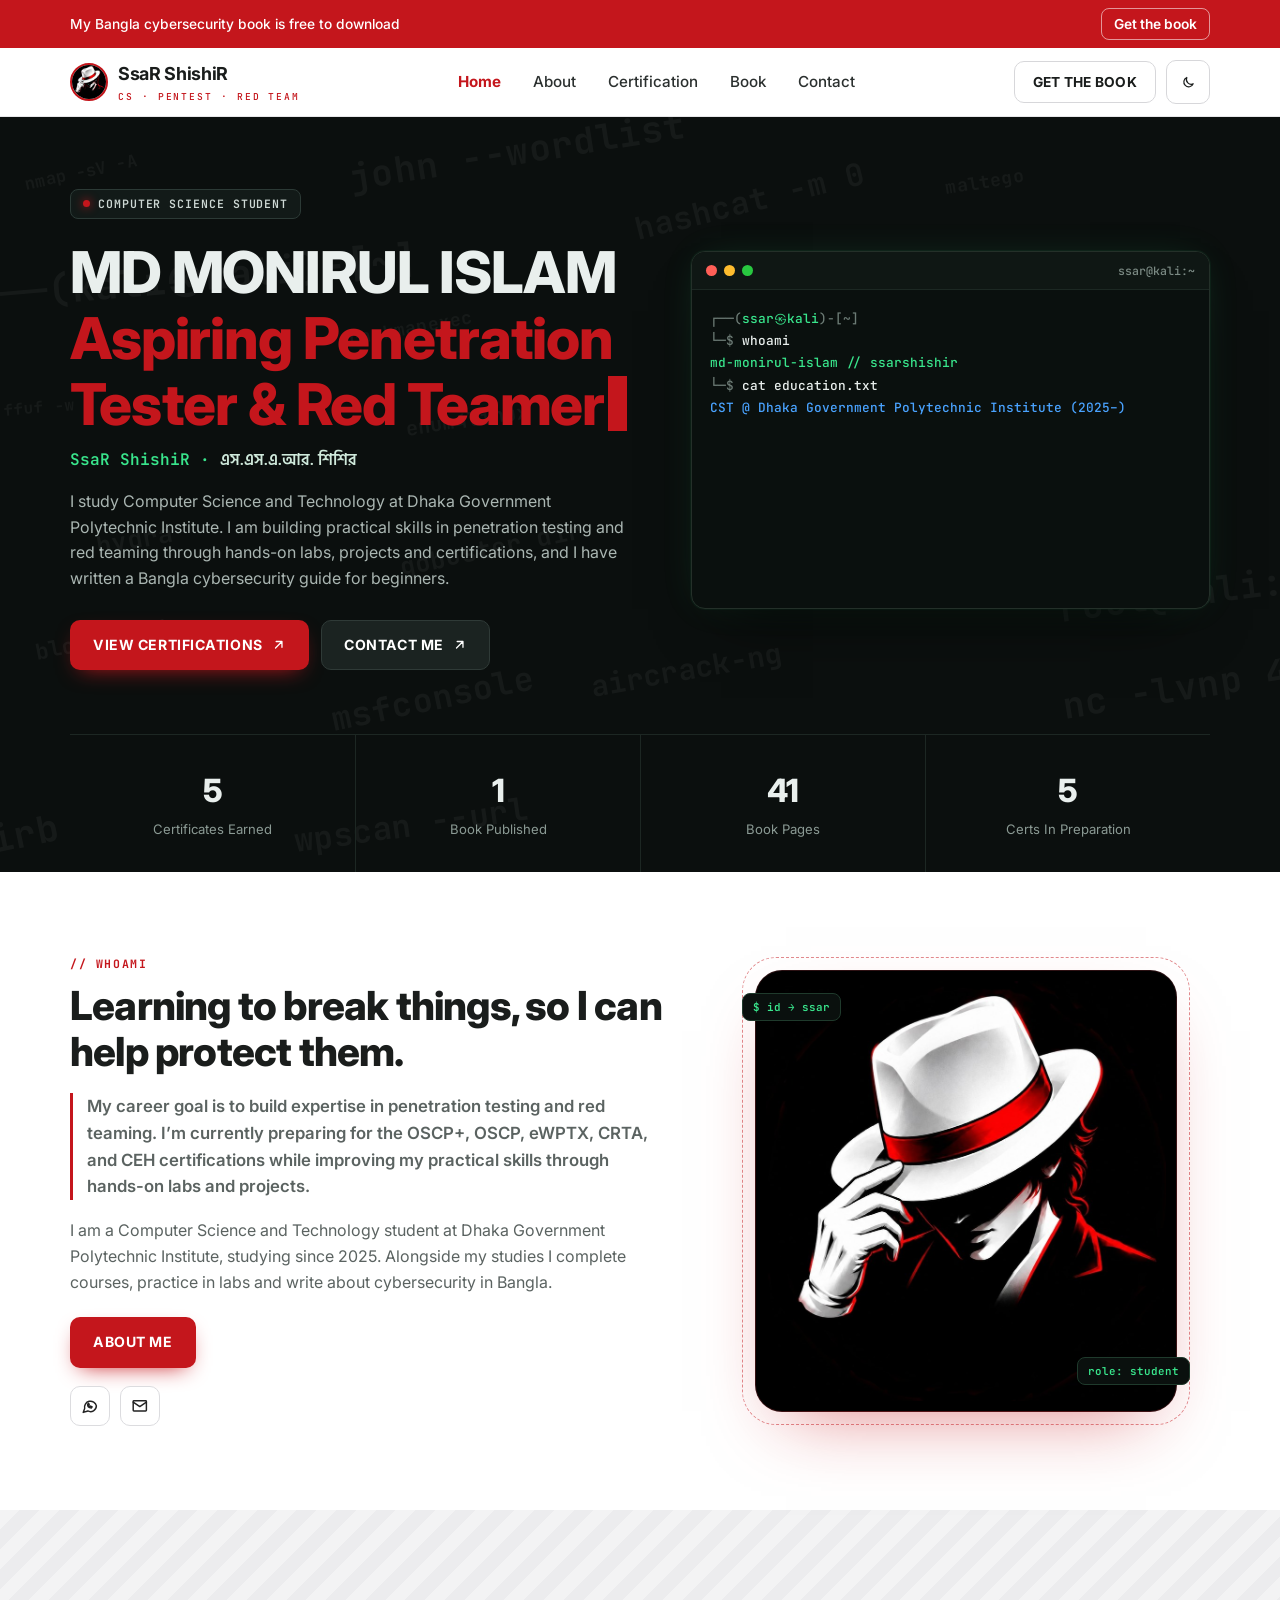
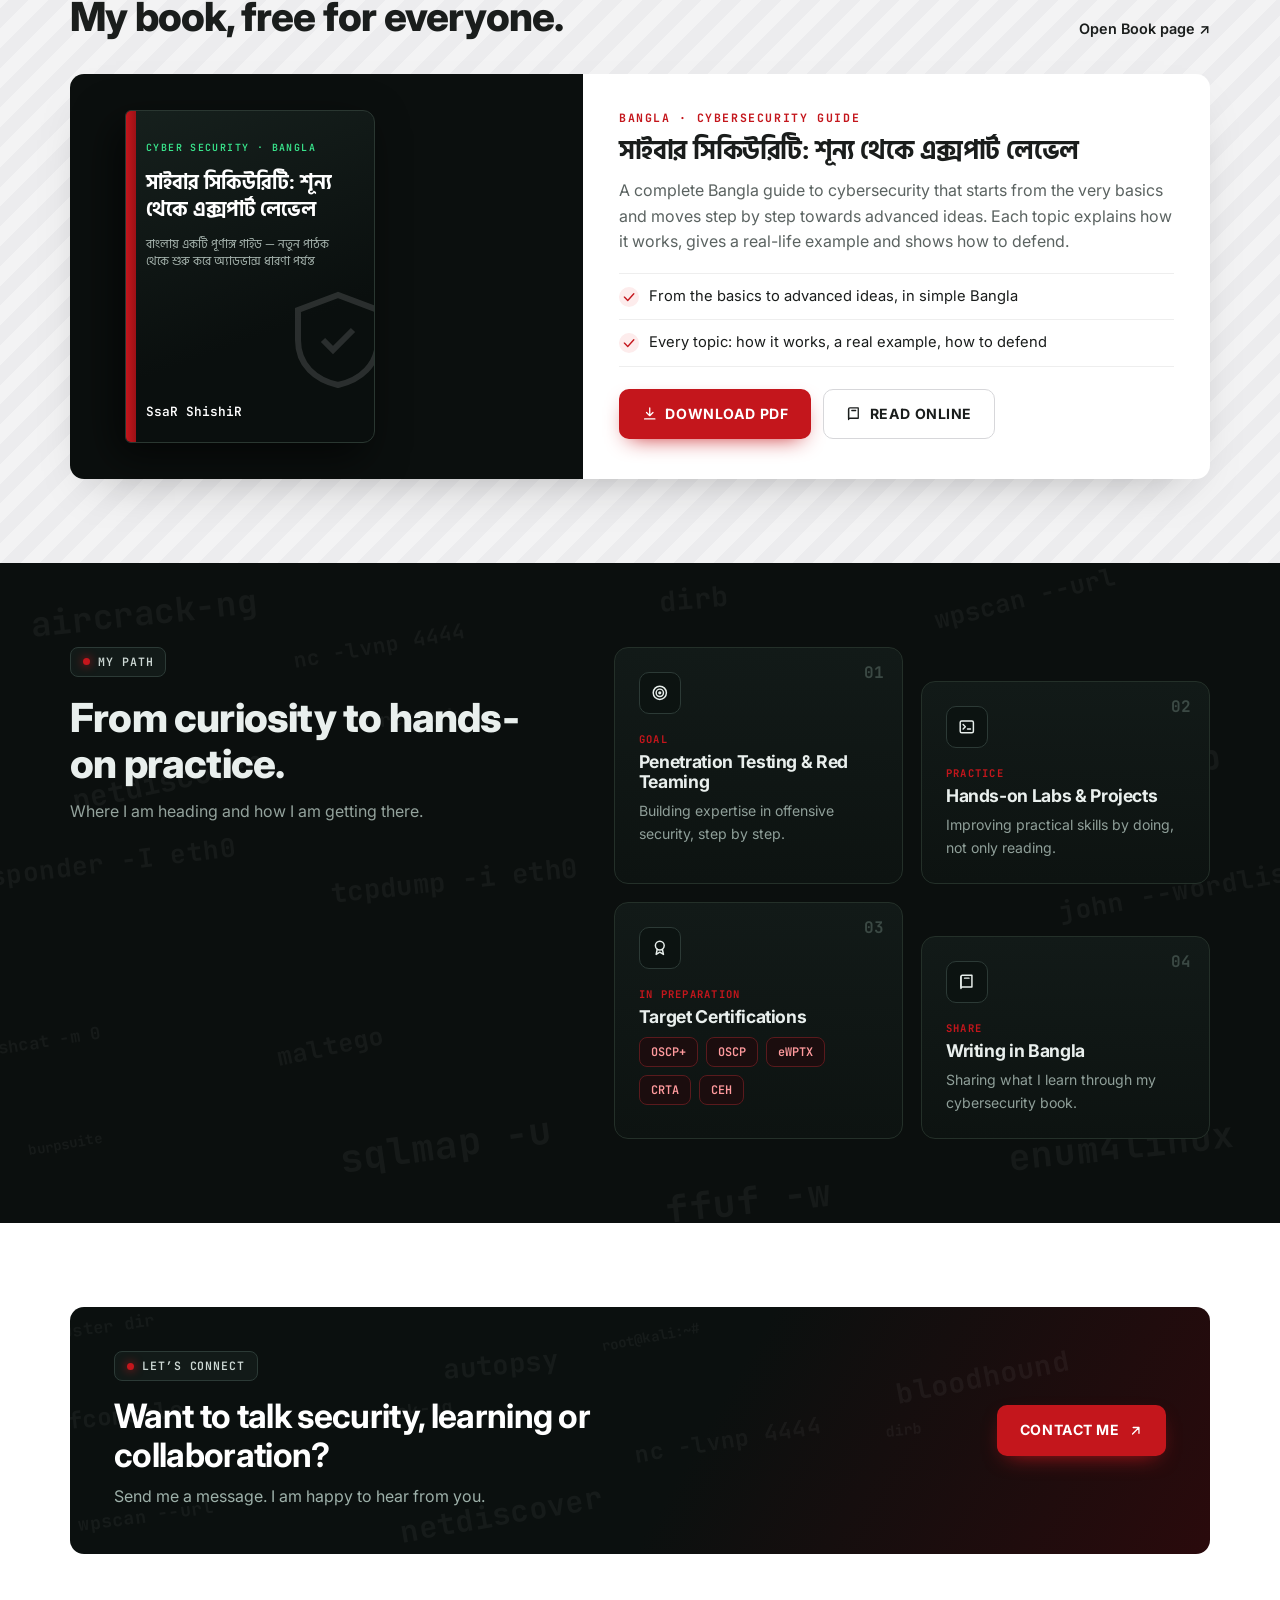
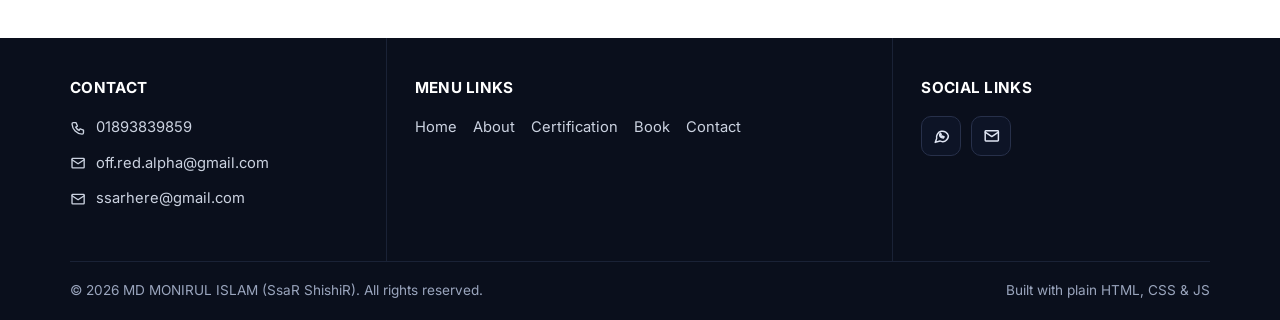
<file: index.html>
<!doctype html>
<html lang="en">
<head>
<meta charset="utf-8">
<meta name="viewport" content="width=device-width, initial-scale=1">
<title>MD MONIRUL ISLAM (SsaR ShishiR) | Computer Science Student & Aspiring Penetration Tester</title>
<meta name="description" content="Computer Science and Technology student working towards penetration testing and red teaming. Certificates and a free Bangla cybersecurity book.">
<meta property="og:title" content="MD MONIRUL ISLAM (SsaR ShishiR) | Computer Science Student & Aspiring Penetration Tester">
<meta property="og:description" content="Computer Science and Technology student working towards penetration testing and red teaming. Certificates and a free Bangla cybersecurity book.">
<meta property="og:type" content="website">
<meta property="og:image" content="assets/img/profile.jpg">
<script>try{var t=localStorage.getItem("theme");if(!t&&window.matchMedia&&matchMedia("(prefers-color-scheme: dark)").matches)t="dark";if(t)document.documentElement.setAttribute("data-theme",t)}catch(e){}</script>
<meta name="theme-color" content="#0b0f0e">
<link rel="icon" href="assets/img/favicon.svg" type="image/svg+xml">
<link rel="preconnect" href="https://fonts.googleapis.com">
<link rel="preconnect" href="https://fonts.gstatic.com" crossorigin>
<link href="https://fonts.googleapis.com/css2?family=Hind+Siliguri:wght@400;500;600;700&family=Inter:wght@400;500;600;700;800&family=JetBrains+Mono:wght@500;600;700&display=swap" rel="stylesheet">
<link rel="stylesheet" href="assets/css/style.css">
</head>
<body data-page="home">
<a class="skip" href="#main">Skip to content</a>
<div id="announce"></div>
<header id="nav"></header>
<main id="main">

<section class="dark hero" aria-labelledby="h1">
  <div data-wm="22"></div>
  <div class="container">
    <div class="hero-grid">
      <div>
        <span class="pill"><i></i> Computer Science Student</span>
        <h1 id="h1"><span data-fill="name"></span><br><span style="color:var(--red)" data-fill="headline"></span><span class="cur" aria-hidden="true"></span></h1>
        <p class="alias"><span data-fill="alias"></span> · <span class="bn" data-fill="aliasBn"></span></p>
        <p class="lead" data-fill="intro"></p>
        <div class="btns">
          <a class="btn btn-red" href="certification.html">View Certifications <svg class="icon" viewBox="0 0 24 24" aria-hidden="true"><path d="M7 17 17 7M8 7h9v9"/></svg></a>
          <a class="btn btn-dark" href="contact.html">Contact Me <svg class="icon" viewBox="0 0 24 24" aria-hidden="true"><path d="M7 17 17 7M8 7h9v9"/></svg></a>
        </div>
      </div>
      <div class="term" role="img" aria-label="Terminal summary: student at Dhaka Government Polytechnic Institute, aiming for penetration testing and red teaming">
        <div class="term-bar"><i></i><i></i><i></i><span>ssar@kali:~</span></div>
        <pre id="term-out" aria-hidden="true"></pre>
      </div>
    </div>
    <div class="stats" id="stats"></div>
  </div>
</section>

<section aria-labelledby="abt">
  <div class="container about-grid">
    <div class="rv">
      <span class="eyebrow">// whoami</span>
      <h2 class="h2" id="abt" style="margin-bottom:18px">Learning to break things, so I can help protect them.</h2>
      <p class="quote" data-fill="careerGoal"></p>
      <p>I am a Computer Science and Technology student at Dhaka Government Polytechnic Institute, studying since 2025. Alongside my studies I complete courses, practice in labs and write about cybersecurity in Bangla.</p>
      <div class="btns" style="margin:22px 0 18px"><a class="btn btn-red" href="about.html">About Me</a></div>
      <div data-socials></div>
    </div>
    <div class="frame rv">
      <img src="assets/img/profile.jpg" alt="Profile picture of SsaR ShishiR: an illustration of a person in a white hat and red band, face hidden in shadow" width="420" height="420">
      <span class="tag t1">$ id → ssar</span><span class="tag t2">role: student</span>
    </div>
  </div>
</section>

<section class="stripe" aria-labelledby="bk">
  <div class="container">
    <div style="display:flex;justify-content:space-between;align-items:end;gap:16px;flex-wrap:wrap">
      <h2 class="h2" id="bk">My book, free for everyone.</h2>
      <a href="book.html" style="font-weight:600;font-size:.9rem;text-decoration:none">Open Book page ↗</a>
    </div>
    <div class="feature rv">
      <div class="cover-pane"><div data-wm="8"></div><div data-cover style="position:relative"></div></div>
      <div class="body">
        <span class="eyebrow">Bangla · Cybersecurity guide</span>
        <h3 class="bn" data-book="title"></h3>
        <p style="color:var(--muted);margin:0" data-book="description"></p>
        <ul class="checks">
          <li><span class="ck"><svg class="icon" viewBox="0 0 24 24"><path d="m5 12 5 5 9-10"/></svg></span>From the basics to advanced ideas, in simple Bangla</li>
          <li><span class="ck"><svg class="icon" viewBox="0 0 24 24"><path d="m5 12 5 5 9-10"/></svg></span>Every topic: how it works, a real example, how to defend</li>
        </ul>
        <div class="btns" data-bookbtns></div>
      </div>
    </div>
  </div>
</section>

<section class="dark" aria-labelledby="path">
  <div data-wm="20"></div>
  <div class="container why">
    <div class="rv">
      <span class="pill"><i></i> My path</span>
      <h2 class="h2" id="path" style="margin:18px 0 12px">From curiosity to hands-on practice.</h2>
      <p class="sub">Where I am heading and how I am getting there.</p>
    </div>
    <div class="cards2">
      <div class="nc rv"><span class="no">01</span><div class="ic"><svg class="icon" viewBox="0 0 24 24"><circle cx="12" cy="12" r="9"/><circle cx="12" cy="12" r="5"/><circle cx="12" cy="12" r="1.2"/></svg></div><small>Goal</small><h3>Penetration Testing &amp; Red Teaming</h3><p>Building expertise in offensive security, step by step.</p></div>
      <div class="nc rv"><span class="no">02</span><div class="ic"><svg class="icon" viewBox="0 0 24 24"><rect x="3" y="4" width="18" height="16" rx="2"/><path d="m7 9 3 3-3 3M13 15h4"/></svg></div><small>Practice</small><h3>Hands-on Labs &amp; Projects</h3><p>Improving practical skills by doing, not only reading.</p></div>
      <div class="nc rv"><span class="no">03</span><div class="ic"><svg class="icon" viewBox="0 0 24 24"><circle cx="12" cy="9" r="6"/><path d="m8.5 14-1.5 7 5-3 5 3-1.5-7"/></svg></div><small>In preparation</small><h3>Target Certifications</h3><div class="chips" data-chips="targetCerts" data-chipclass="red"></div></div>
      <div class="nc rv"><span class="no">04</span><div class="ic"><svg class="icon" viewBox="0 0 24 24"><path d="M4 5a2 2 0 0 1 2-2h13v16H6a2 2 0 0 0-2 2z"/><path d="M4 19V5M9 7h6"/></svg></div><small>Share</small><h3>Writing in Bangla</h3><p>Sharing what I learn through my cybersecurity book.</p></div>
    </div>
  </div>
</section>

<section aria-labelledby="cta">
  <div class="container">
    <div class="cta rv">
      <div data-wm="10"></div>
      <div><span class="pill"><i></i> Let’s connect</span>
      <h2 id="cta" style="margin-top:16px">Want to talk security, learning or collaboration?</h2>
      <p>Send me a message. I am happy to hear from you.</p></div>
      <a class="btn btn-red" href="contact.html">Contact Me <svg class="icon" viewBox="0 0 24 24" aria-hidden="true"><path d="M7 17 17 7M8 7h9v9"/></svg></a>
    </div>
  </div>
</section>
</main>
<footer id="footer"></footer>
<script src="assets/js/data.js"></script>
<script src="assets/js/main.js"></script>
</body>
</html>
</file>
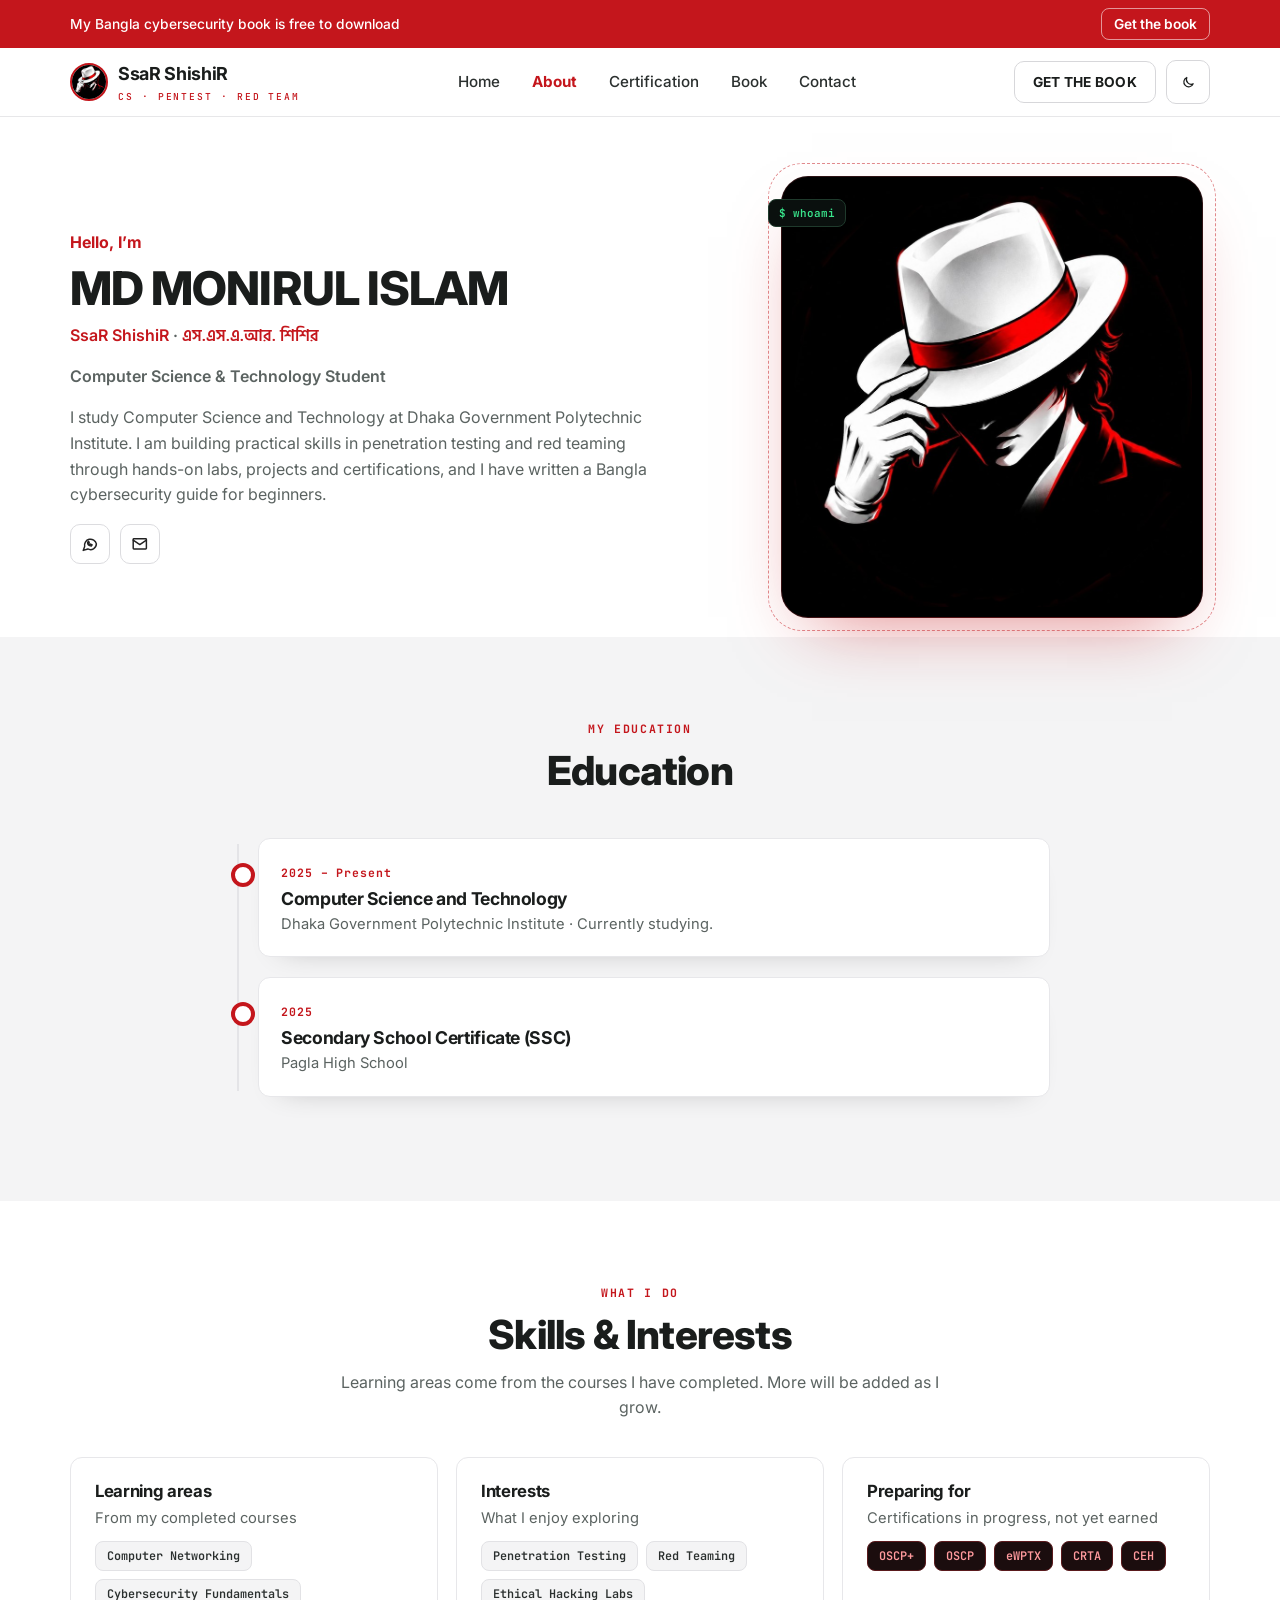
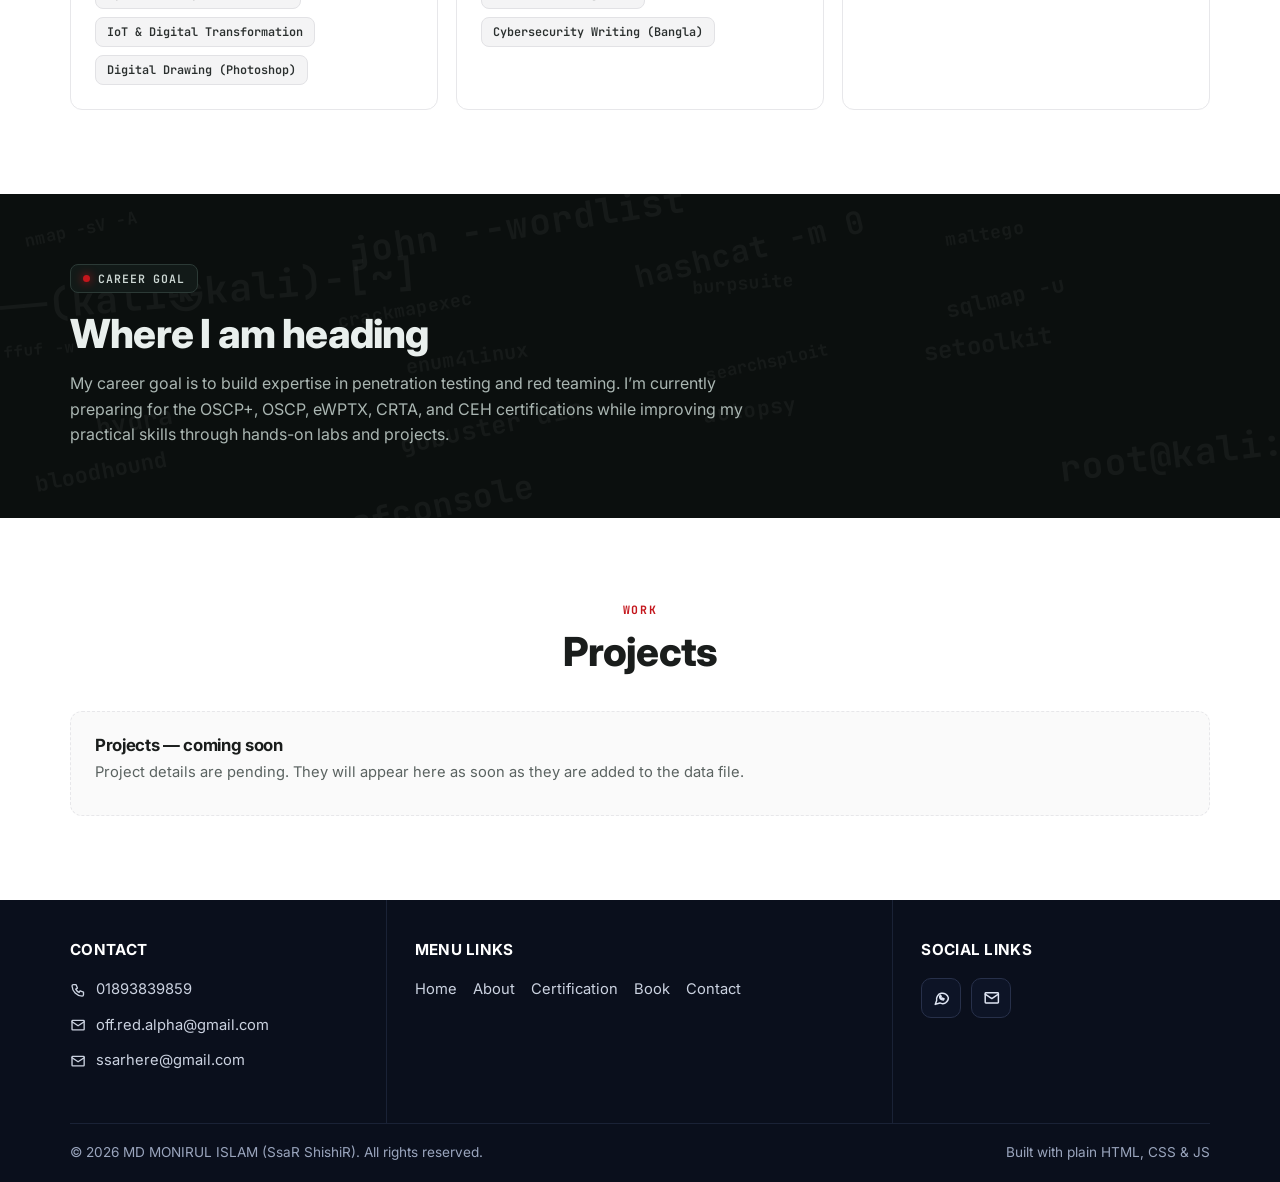
<file: about.html>
<!doctype html>
<html lang="en">
<head>
<meta charset="utf-8">
<meta name="viewport" content="width=device-width, initial-scale=1">
<title>About | MD MONIRUL ISLAM (SsaR ShishiR)</title>
<meta name="description" content="Education, interests, learning areas and career goals of MD Monirul Islam (SsaR ShishiR), a Computer Science and Technology student.">
<meta property="og:title" content="About | MD MONIRUL ISLAM (SsaR ShishiR)">
<meta property="og:description" content="Education, interests, learning areas and career goals of MD Monirul Islam (SsaR ShishiR), a Computer Science and Technology student.">
<meta property="og:type" content="website">
<meta property="og:image" content="assets/img/profile.jpg">
<script>try{var t=localStorage.getItem("theme");if(!t&&window.matchMedia&&matchMedia("(prefers-color-scheme: dark)").matches)t="dark";if(t)document.documentElement.setAttribute("data-theme",t)}catch(e){}</script>
<meta name="theme-color" content="#0b0f0e">
<link rel="icon" href="assets/img/favicon.svg" type="image/svg+xml">
<link rel="preconnect" href="https://fonts.googleapis.com">
<link rel="preconnect" href="https://fonts.gstatic.com" crossorigin>
<link href="https://fonts.googleapis.com/css2?family=Hind+Siliguri:wght@400;500;600;700&family=Inter:wght@400;500;600;700;800&family=JetBrains+Mono:wght@500;600;700&display=swap" rel="stylesheet">
<link rel="stylesheet" href="assets/css/style.css">
</head>
<body data-page="about">
<a class="skip" href="#main">Skip to content</a>
<div id="announce"></div>
<header id="nav"></header>
<main id="main">

<div class="container profile">
  <div class="rv">
    <p class="hello">Hello, I’m</p>
    <h1><span data-fill="name"></span></h1>
    <p class="role"><span data-fill="alias"></span> · <span class="bn" data-fill="aliasBn"></span></p>
    <p class="role">Computer Science &amp; Technology Student</p>
    <p data-fill="intro"></p>
    <div data-socials style="margin-top:16px"></div>
  </div>
  <div class="frame rv">
    <img src="assets/img/profile.jpg" alt="Profile picture of SsaR ShishiR: an illustration of a person in a white hat and red band" width="420" height="420">
    <span class="tag t1">$ whoami</span>
  </div>
</div>

<section class="graybg">
  <div class="container">
    <div class="center"><span class="eyebrow">My education</span><h2 class="h2">Education</h2></div>
    <div class="timeline" id="edu"></div>
  </div>
</section>

<section>
  <div class="container">
    <div class="center"><span class="eyebrow">What I do</span><h2 class="h2">Skills &amp; Interests</h2>
    <p class="sub">Learning areas come from the courses I have completed. More will be added as I grow.</p></div>
    <div class="grid3">
      <div class="info rv"><h3>Learning areas</h3><p>From my completed courses</p><div class="chips on-white" data-chips="learningAreas"></div></div>
      <div class="info rv"><h3>Interests</h3><p>What I enjoy exploring</p><div class="chips on-white" data-chips="interests"></div></div>
      <div class="info rv"><h3>Preparing for</h3><p>Certifications in progress, not yet earned</p><div class="chips" data-chips="targetCerts" data-chipclass="red"></div></div>
    </div>
  </div>
</section>

<section class="dark" style="padding:70px 0">
  <div data-wm="18"></div>
  <div class="container rv">
    <span class="pill"><i></i> Career goal</span>
    <h2 class="h2" style="margin:18px 0 14px">Where I am heading</h2>
    <p style="color:#aab6b2;max-width:70ch;margin:0" data-fill="careerGoal"></p>
  </div>
</section>

<section>
  <div class="container">
    <div class="center"><span class="eyebrow">Work</span><h2 class="h2">Projects</h2></div>
    <div class="grid3" id="projects" style="grid-template-columns:1fr"></div>
  </div>
</section>
</main>
<footer id="footer"></footer>
<script src="assets/js/data.js"></script>
<script src="assets/js/main.js"></script>
</body>
</html>
</file>
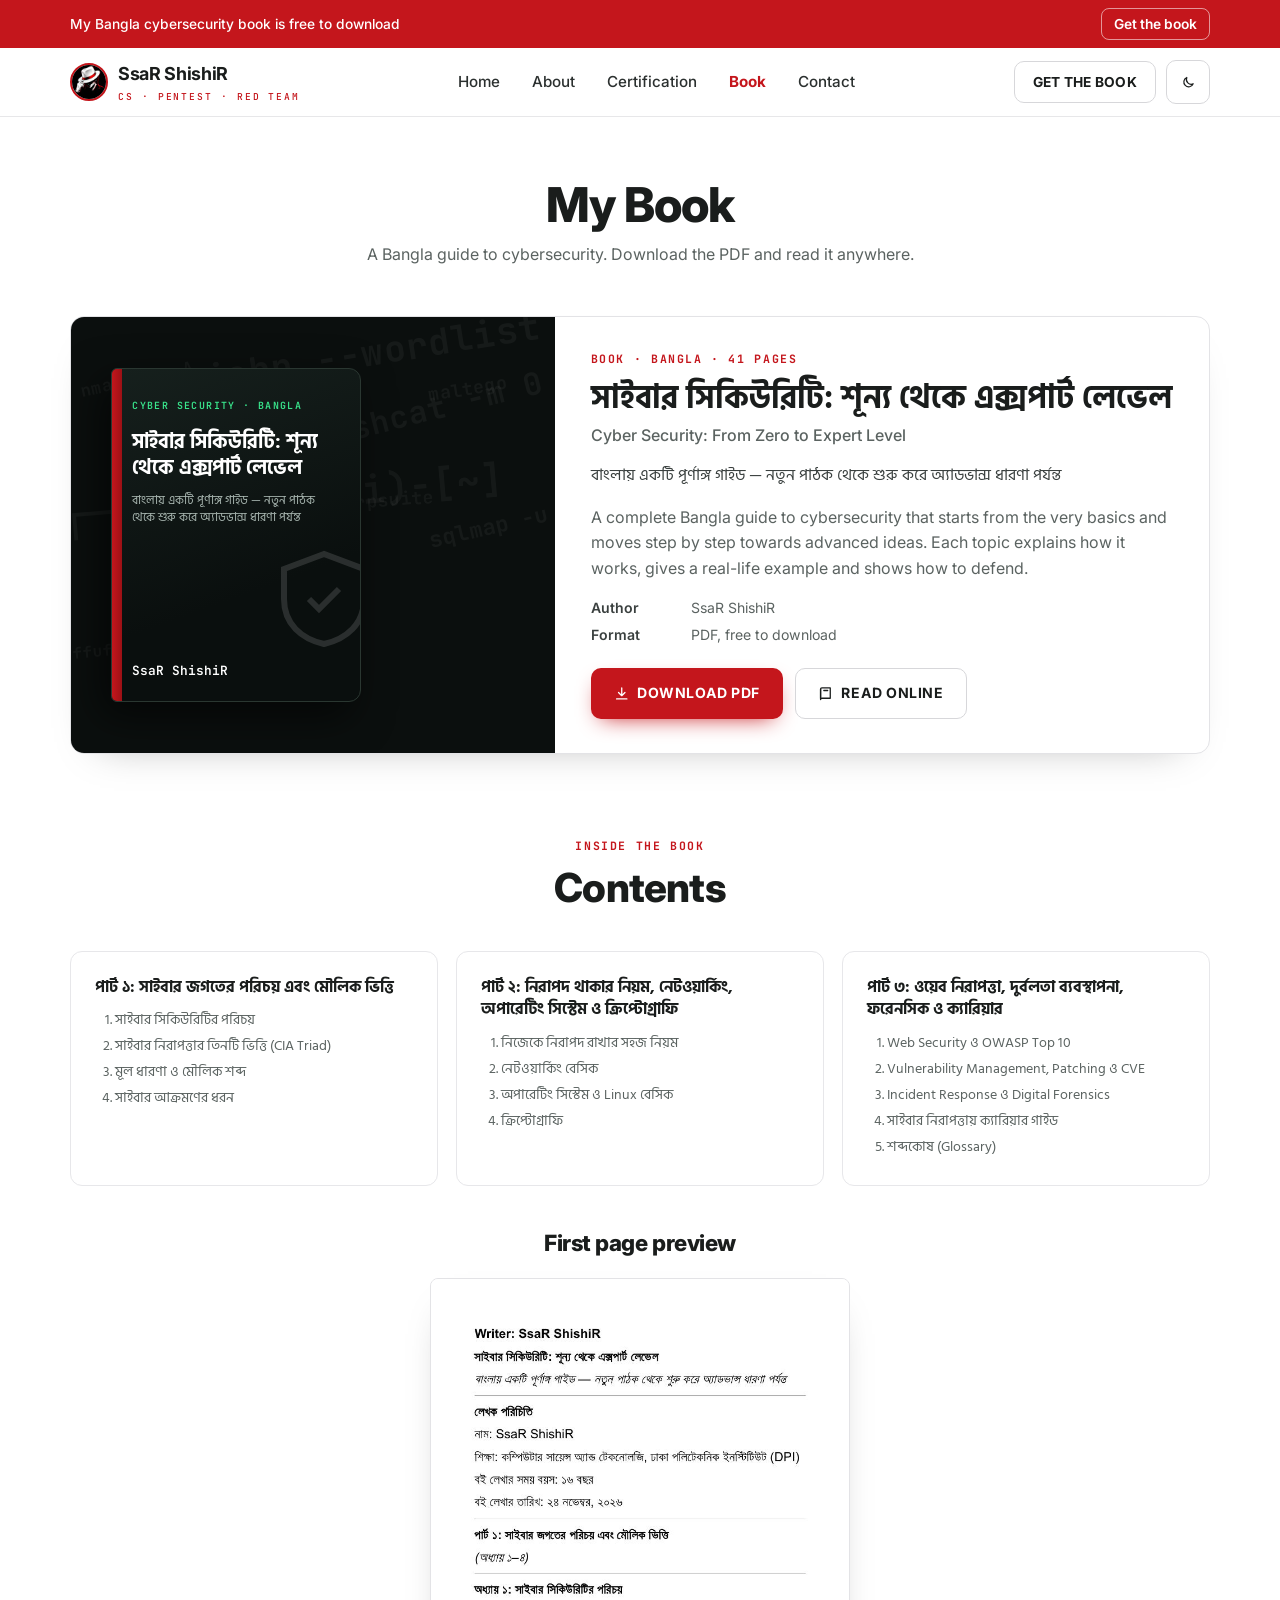
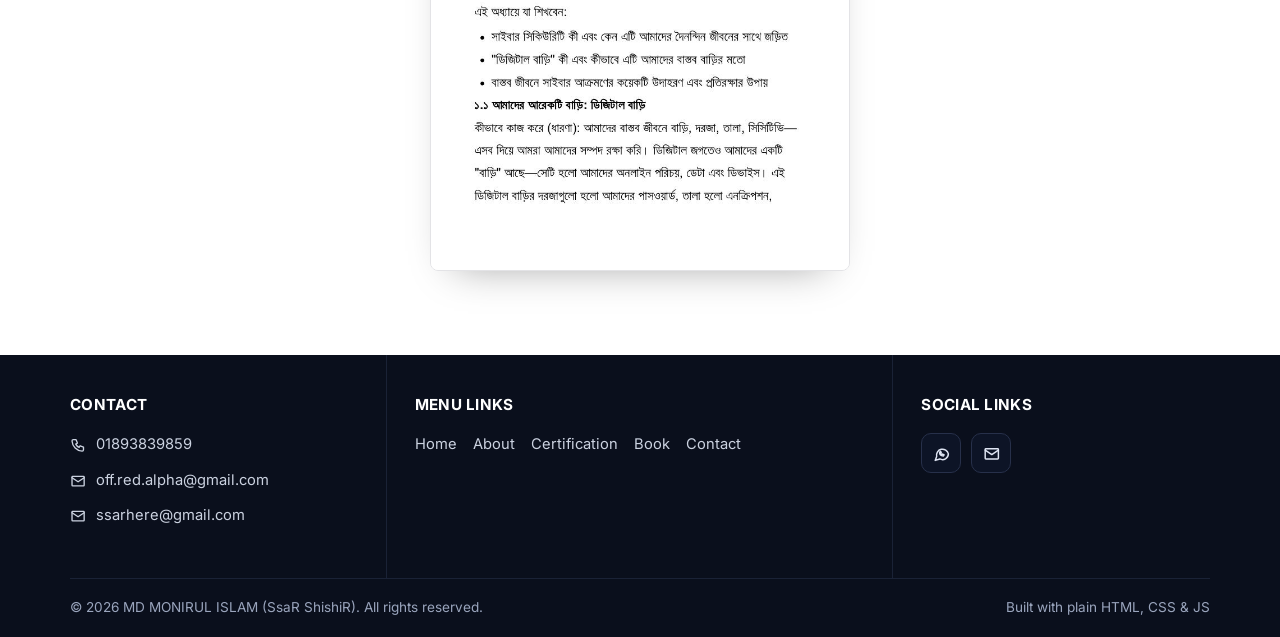
<file: book.html>
<!doctype html>
<html lang="en">
<head>
<meta charset="utf-8">
<meta name="viewport" content="width=device-width, initial-scale=1">
<title>Book | MD MONIRUL ISLAM (SsaR ShishiR)</title>
<meta name="description" content="Free Bangla cybersecurity book by SsaR ShishiR: from zero to expert level. Download the PDF or read it online.">
<meta property="og:title" content="Book | MD MONIRUL ISLAM (SsaR ShishiR)">
<meta property="og:description" content="Free Bangla cybersecurity book by SsaR ShishiR: from zero to expert level. Download the PDF or read it online.">
<meta property="og:type" content="website">
<meta property="og:image" content="assets/img/profile.jpg">
<script>try{var t=localStorage.getItem("theme");if(!t&&window.matchMedia&&matchMedia("(prefers-color-scheme: dark)").matches)t="dark";if(t)document.documentElement.setAttribute("data-theme",t)}catch(e){}</script>
<meta name="theme-color" content="#0b0f0e">
<link rel="icon" href="assets/img/favicon.svg" type="image/svg+xml">
<link rel="preconnect" href="https://fonts.googleapis.com">
<link rel="preconnect" href="https://fonts.gstatic.com" crossorigin>
<link href="https://fonts.googleapis.com/css2?family=Hind+Siliguri:wght@400;500;600;700&family=Inter:wght@400;500;600;700;800&family=JetBrains+Mono:wght@500;600;700&display=swap" rel="stylesheet">
<link rel="stylesheet" href="assets/css/style.css">
</head>
<body data-page="book">
<a class="skip" href="#main">Skip to content</a>
<div id="announce"></div>
<header id="nav"></header>
<main id="main">

<div class="container">
  <div class="phead"><h1>My Book</h1><p>A Bangla guide to cybersecurity. Download the PDF and read it anywhere.</p></div>
  <article class="bookcard rv">
    <div class="cover-pane"><div data-wm="10"></div><div data-cover style="position:relative"></div></div>
    <div class="body">
      <span class="eyebrow">Book · <span data-book="language"></span> · <span data-book="pages"></span> pages</span>
      <h2 data-book="title"></h2>
      <p class="en" data-book="titleEn"></p>
      <p class="sbt" data-book="subtitle"></p>
      <p style="color:var(--muted)" data-book="description"></p>
      <ul class="meta" style="margin:16px 0 22px">
        <li><b>Author</b><span data-book="author"></span></li>
        <li><b>Format</b><span>PDF, free to download</span></li>
      </ul>
      <div class="btns" data-bookbtns></div>
    </div>
  </article>
</div>
<section>
  <div class="container">
    <div class="center"><span class="eyebrow">Inside the book</span><h2 class="h2">Contents</h2></div>
    <div class="toc" id="toc"></div>
    <div class="pages rv">
      <h2 class="h2" style="font-size:1.4rem">First page preview</h2>
      <img src="assets/img/book-page1.jpg" alt="Preview of the first page of the book" loading="lazy" width="420" height="594">
    </div>
  </div>
</section>
</main>
<footer id="footer"></footer>
<script src="assets/js/data.js"></script>
<script src="assets/js/main.js"></script>
</body>
</html>
</file>
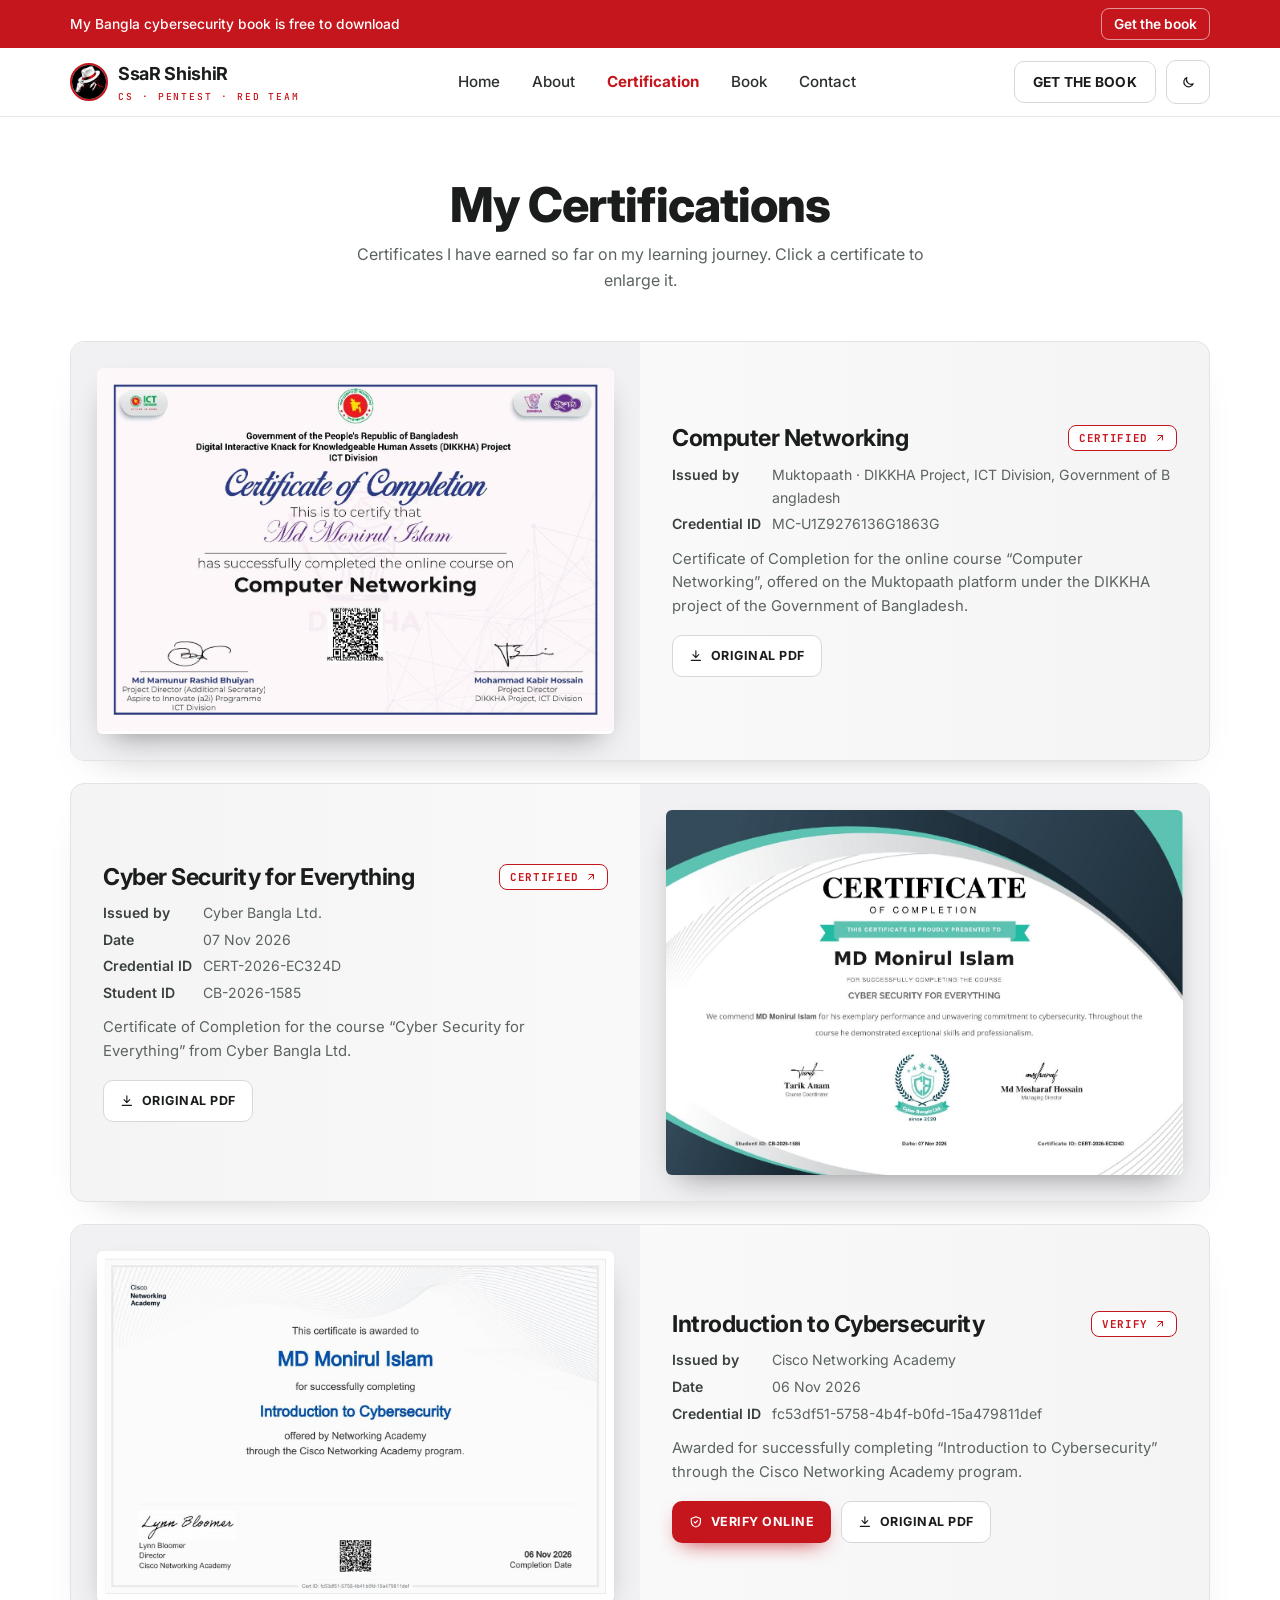
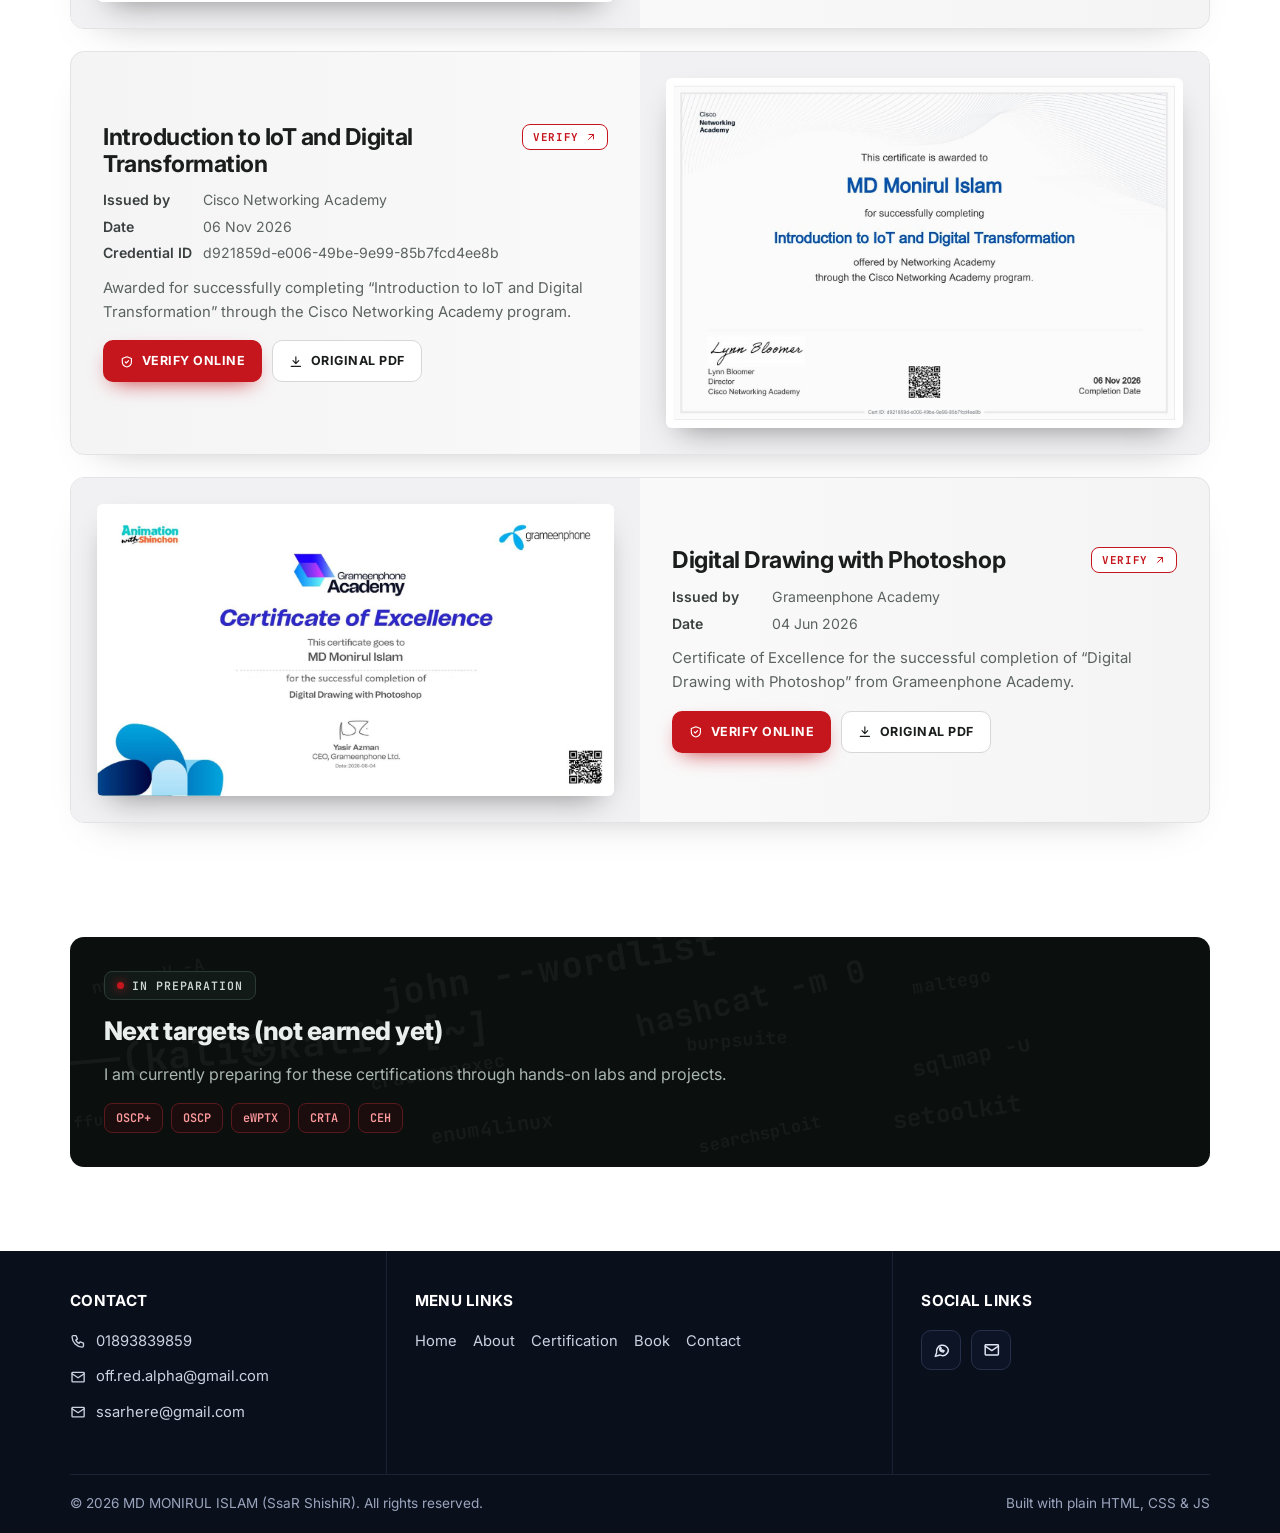
<file: certification.html>
<!doctype html>
<html lang="en">
<head>
<meta charset="utf-8">
<meta name="viewport" content="width=device-width, initial-scale=1">
<title>Certification | MD MONIRUL ISLAM (SsaR ShishiR)</title>
<meta name="description" content="Scanned certificates earned by MD Monirul Islam from Cisco Networking Academy, Cyber Bangla, Muktopaath and Grameenphone Academy.">
<meta property="og:title" content="Certification | MD MONIRUL ISLAM (SsaR ShishiR)">
<meta property="og:description" content="Scanned certificates earned by MD Monirul Islam from Cisco Networking Academy, Cyber Bangla, Muktopaath and Grameenphone Academy.">
<meta property="og:type" content="website">
<meta property="og:image" content="assets/img/profile.jpg">
<script>try{var t=localStorage.getItem("theme");if(!t&&window.matchMedia&&matchMedia("(prefers-color-scheme: dark)").matches)t="dark";if(t)document.documentElement.setAttribute("data-theme",t)}catch(e){}</script>
<meta name="theme-color" content="#0b0f0e">
<link rel="icon" href="assets/img/favicon.svg" type="image/svg+xml">
<link rel="preconnect" href="https://fonts.googleapis.com">
<link rel="preconnect" href="https://fonts.gstatic.com" crossorigin>
<link href="https://fonts.googleapis.com/css2?family=Hind+Siliguri:wght@400;500;600;700&family=Inter:wght@400;500;600;700;800&family=JetBrains+Mono:wght@500;600;700&display=swap" rel="stylesheet">
<link rel="stylesheet" href="assets/css/style.css">
</head>
<body data-page="certification">
<a class="skip" href="#main">Skip to content</a>
<div id="announce"></div>
<header id="nav"></header>
<main id="main">

<div class="container">
  <div class="phead"><h1>My Certifications</h1><p>Certificates I have earned so far on my learning journey. Click a certificate to enlarge it.</p></div>
  <div class="certlist" id="certlist"></div>
</div>
<section>
  <div class="container">
    <div class="goalbox rv">
      <div data-wm="12"></div>
      <span class="pill"><i></i> In preparation</span>
      <h2 class="h2" style="margin:16px 0 10px;font-size:1.6rem">Next targets (not earned yet)</h2>
      <p>I am currently preparing for these certifications through hands-on labs and projects.</p>
      <div class="chips" data-chips="targetCerts" data-chipclass="red"></div>
    </div>
  </div>
</section>
</main>
<footer id="footer"></footer>
<script src="assets/js/data.js"></script>
<script src="assets/js/main.js"></script>
</body>
</html>
</file>
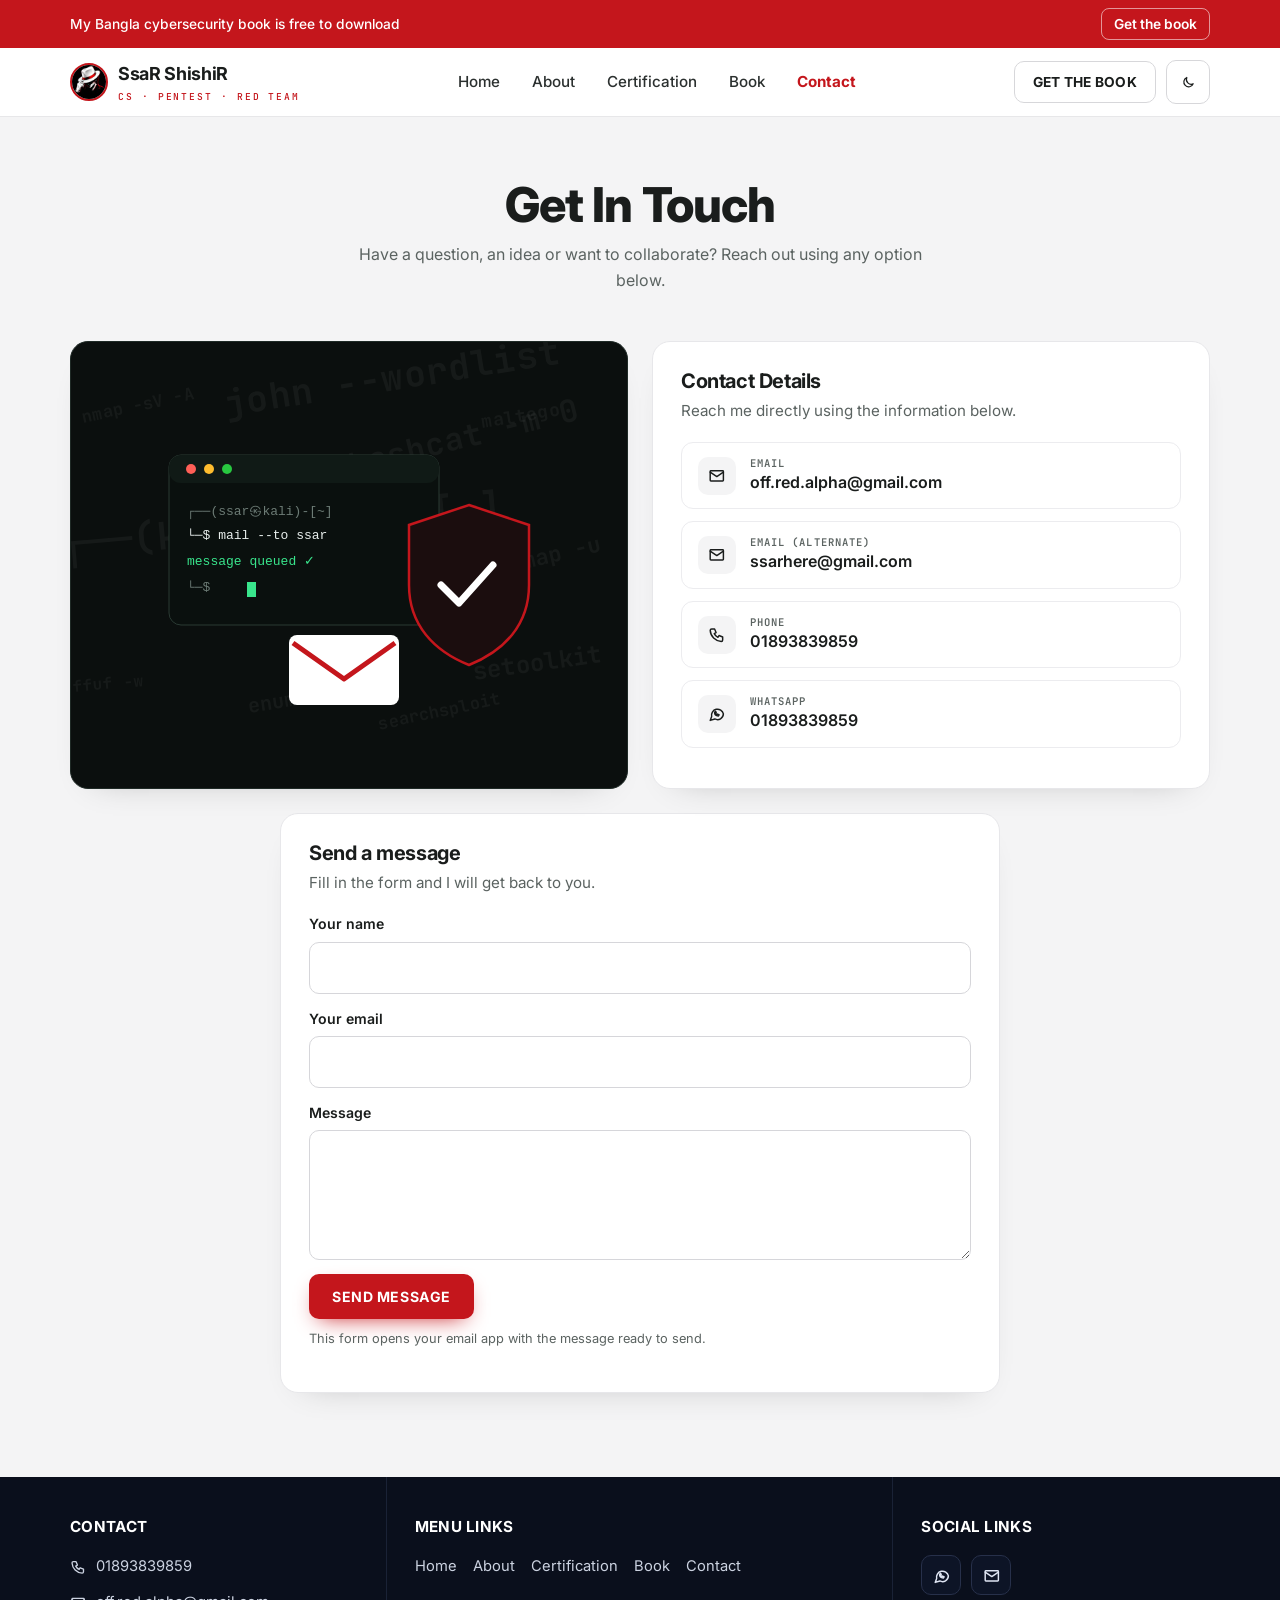
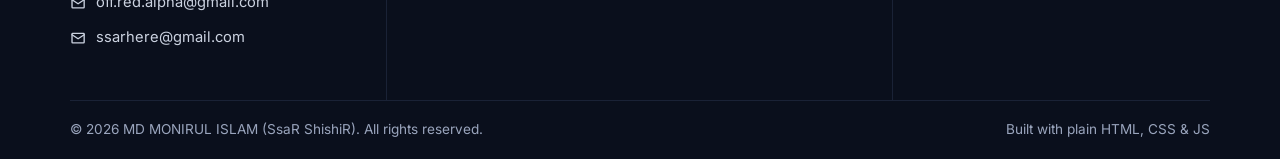
<file: contact.html>
<!doctype html>
<html lang="en">
<head>
<meta charset="utf-8">
<meta name="viewport" content="width=device-width, initial-scale=1">
<title>Contact | MD MONIRUL ISLAM (SsaR ShishiR)</title>
<meta name="description" content="Get in touch with MD Monirul Islam (SsaR ShishiR) by email, phone or WhatsApp.">
<meta property="og:title" content="Contact | MD MONIRUL ISLAM (SsaR ShishiR)">
<meta property="og:description" content="Get in touch with MD Monirul Islam (SsaR ShishiR) by email, phone or WhatsApp.">
<meta property="og:type" content="website">
<meta property="og:image" content="assets/img/profile.jpg">
<script>try{var t=localStorage.getItem("theme");if(!t&&window.matchMedia&&matchMedia("(prefers-color-scheme: dark)").matches)t="dark";if(t)document.documentElement.setAttribute("data-theme",t)}catch(e){}</script>
<meta name="theme-color" content="#0b0f0e">
<link rel="icon" href="assets/img/favicon.svg" type="image/svg+xml">
<link rel="preconnect" href="https://fonts.googleapis.com">
<link rel="preconnect" href="https://fonts.gstatic.com" crossorigin>
<link href="https://fonts.googleapis.com/css2?family=Hind+Siliguri:wght@400;500;600;700&family=Inter:wght@400;500;600;700;800&family=JetBrains+Mono:wght@500;600;700&display=swap" rel="stylesheet">
<link rel="stylesheet" href="assets/css/style.css">
</head>
<body data-page="contact">
<a class="skip" href="#main">Skip to content</a>
<div id="announce"></div>
<header id="nav"></header>
<main id="main">

<div class="graybg" style="padding-bottom:84px">
  <div class="container">
    <div class="phead"><h1>Get In Touch</h1><p>Have a question, an idea or want to collaborate? Reach out using any option below.</p></div>
    <div class="cgrid">
      <div class="cardw illus rv">
        <div data-wm="12"></div>
        <svg viewBox="0 0 420 300" width="100%" style="max-width:420px" role="img" aria-label="Illustration of a terminal window, a shield and an envelope">
          <rect x="30" y="40" width="270" height="170" rx="12" fill="#0a100e" stroke="#2a3a33"/>
          <rect x="30" y="40" width="270" height="28" rx="12" fill="#101a16"/>
          <circle cx="52" cy="54" r="5" fill="#ff5f57"/><circle cx="70" cy="54" r="5" fill="#febc2e"/><circle cx="88" cy="54" r="5" fill="#28c840"/>
          <g font-family="monospace" font-size="13"><text x="48" y="100" fill="#6c7b75">┌──(ssar㉿kali)-[~]</text><text x="48" y="124" fill="#e9efed">└─$ mail --to ssar</text><text x="48" y="150" fill="#39e58c">message queued ✓</text><text x="48" y="176" fill="#6c7b75">└─$ </text></g>
          <rect x="108" y="167" width="9" height="15" fill="#39e58c"/>
          <path d="M330 80 L390 100 V160 C390 200 365 226 330 240 C295 226 270 200 270 160 V100 Z" fill="#1b0d0e" stroke="#c4161c" stroke-width="2.5" transform="translate(0,10)"/>
          <path d="M305 160 l18 18 l34 -38" transform="translate(-3,10)" fill="none" stroke="#fff" stroke-width="7" stroke-linecap="round" stroke-linejoin="round"/>
          <g transform="translate(150,220)"><rect width="110" height="70" rx="8" fill="#fff"/><path d="m4 8 51 36 51-36" fill="none" stroke="#c4161c" stroke-width="5" stroke-linejoin="round"/></g>
        </svg>
      </div>
      <div class="cardw rv">
        <h2>Contact Details</h2>
        <p>Reach me directly using the information below.</p>
        <div id="contact-rows"></div>
      </div>
    </div>
    <div class="cardw rv" style="margin-top:24px;max-width:720px;margin-inline:auto">
      <h2>Send a message</h2>
      <p>Fill in the form and I will get back to you.</p>
      <form id="cform" novalidate onsubmit="return false">
        <div class="f"><label for="n">Your name</label><input id="n" name="name" autocomplete="name" required></div>
        <div class="f"><label for="e">Your email</label><input id="e" name="email" type="email" autocomplete="email" required></div>
        <div class="f"><label for="m">Message</label><textarea id="m" name="message" required></textarea></div>
        <button class="btn btn-red" type="submit">Send message</button>
        <p class="note" id="cnote"></p><p class="status" id="cstatus" role="status" aria-live="polite"></p>
      </form>
    </div>
  </div>
</div>
</main>
<footer id="footer"></footer>
<script src="assets/js/data.js"></script>
<script src="assets/js/main.js"></script>
</body>
</html>
</file>
<file: assets/css/style.css>
/* ===== Tokens ===== */
:root{
  --red:#c4161c; --red-d:#9c1116; --red-soft:#fdecec;
  --ink:#0b0f0e; --ink-2:#111816; --panel:#141b19; --line:#25302d;
  --navy:#0a0f1c; --navy-2:#111827;
  --bg:#ffffff; --gray:#f4f4f5; --text:#1a1d1c; --muted:#5b6361;
  --green:#39e58c; --green-d:#1fa862; --amber:#f5b942;
  --r:14px; --maxw:1140px;
  --sans:"Inter","Hind Siliguri",system-ui,-apple-system,"Segoe UI",Roboto,Arial,sans-serif;
  --bn:"Hind Siliguri","Noto Sans Bengali","Kalpurush",sans-serif;
  --mono:"JetBrains Mono",ui-monospace,SFMono-Regular,Menlo,Consolas,monospace;
}
*{box-sizing:border-box}
html{scroll-behavior:smooth;-webkit-text-size-adjust:100%}
body{margin:0;font-family:var(--sans);color:var(--text);background:var(--bg);line-height:1.6;font-size:16px}
img{max-width:100%;display:block}
a{color:inherit}
.container{width:min(var(--maxw),100% - 32px);margin-inline:auto}
.sr-only{position:absolute;width:1px;height:1px;overflow:hidden;clip:rect(0 0 0 0);white-space:nowrap}
.skip{position:absolute;left:12px;top:-60px;background:var(--red);color:#fff;padding:10px 16px;border-radius:8px;z-index:200;text-decoration:none;font-weight:600}
.skip:focus{top:12px}
:focus-visible{outline:3px solid var(--amber);outline-offset:3px;border-radius:6px}
h1,h2,h3{line-height:1.15;letter-spacing:-.02em;margin:0}
.bn{font-family:var(--bn)}

/* ===== Announcement + Nav ===== */
.announce{background:var(--red);color:#fff;font-size:.86rem}
.announce .container{display:flex;gap:12px;align-items:center;justify-content:space-between;padding:8px 0}
.announce p{margin:0;font-weight:500}
.announce a{border:1px solid rgba(255,255,255,.55);padding:4px 12px;border-radius:8px;text-decoration:none;font-weight:600;white-space:nowrap}
.announce a:hover{background:#fff;color:var(--red)}
.nav{position:sticky;top:0;z-index:100;background:rgba(255,255,255,.96);backdrop-filter:blur(8px);border-bottom:1px solid #e7e7e9}
.nav .container{display:flex;align-items:center;justify-content:space-between;height:68px;gap:16px}
.brand{display:flex;align-items:center;gap:10px;text-decoration:none;font-weight:800;letter-spacing:-.02em}
.brand img{width:38px;height:38px;border-radius:50%;object-fit:cover;border:2px solid var(--red);background:#000}
.brand b{font-size:1.12rem;line-height:1}
.brand small{display:block;font:500 .6rem/1 var(--mono);letter-spacing:.2em;color:var(--red);margin-top:4px;text-transform:uppercase}
.menu{display:flex;gap:4px;list-style:none;margin:0;padding:0}
.menu a{display:block;padding:8px 14px;border-radius:8px;text-decoration:none;font-weight:500;font-size:.95rem;color:#2b302f}
.menu a:hover{background:var(--gray)}
.menu a[aria-current="page"]{color:var(--red);font-weight:700}
.nav-cta{border:1.5px solid #d7d7da;border-radius:10px;padding:9px 18px;font-weight:700;text-decoration:none;font-size:.86rem;letter-spacing:.02em}
.nav-cta:hover{border-color:var(--red);color:var(--red)}
.burger{display:none;background:none;border:1.5px solid #d7d7da;border-radius:10px;width:44px;height:44px;cursor:pointer;align-items:center;justify-content:center}
.burger span,.burger span::before,.burger span::after{display:block;width:20px;height:2px;background:#222;position:relative;content:"";transition:.2s}
.burger span::before{position:absolute;top:-6px}.burger span::after{position:absolute;top:6px}
.burger[aria-expanded="true"] span{background:transparent}
.burger[aria-expanded="true"] span::before{top:0;transform:rotate(45deg)}
.burger[aria-expanded="true"] span::after{top:0;transform:rotate(-45deg)}

/* ===== Buttons ===== */
.btn{display:inline-flex;align-items:center;gap:8px;padding:13px 22px;border-radius:10px;font-weight:700;font-size:.88rem;letter-spacing:.04em;text-transform:uppercase;text-decoration:none;border:1.5px solid transparent;cursor:pointer;font-family:inherit;transition:transform .15s,background .15s,box-shadow .15s}
.btn:hover{transform:translateY(-2px)}
.btn-red{background:var(--red);color:#fff;box-shadow:0 8px 22px -10px var(--red)}
.btn-red:hover{background:var(--red-d)}
.btn-dark{background:#1b2321;color:#fff;border-color:#2f3a37}
.btn-dark:hover{background:#26312e}
.btn-line{border-color:#d7d7da;color:var(--text);background:#fff}
.btn-line:hover{border-color:var(--red);color:var(--red)}
.btn[aria-disabled="true"]{opacity:.55;pointer-events:none}
.icon{width:1.1em;height:1.1em;fill:none;stroke:currentColor;stroke-width:2;stroke-linecap:round;stroke-linejoin:round;flex:none}

/* ===== Hero (dark, terminal) ===== */
.dark{background:var(--ink);color:#e9efed;position:relative;overflow:hidden;isolation:isolate}
.wm{position:absolute;inset:0;z-index:-1;pointer-events:none;overflow:hidden}
.wm span{position:absolute;font-family:var(--mono);font-weight:700;white-space:nowrap;color:#fff;opacity:.045;letter-spacing:.02em;user-select:none}
.light .wm span,.wm.on-light span{color:#000;opacity:.045}
.hero{padding:72px 0 0}
.hero-grid{display:grid;grid-template-columns:1.05fr .95fr;gap:48px;align-items:center}
.pill{display:inline-flex;gap:8px;align-items:center;font:600 .72rem/1 var(--mono);letter-spacing:.08em;text-transform:uppercase;padding:8px 12px;border-radius:8px;border:1px solid #2c3a36;background:#121a18;color:#cdd8d4}
.pill i{width:7px;height:7px;border-radius:50%;background:var(--red);box-shadow:0 0 10px var(--red)}
.hero h1{font-size:clamp(2.1rem,4.6vw,3.6rem);margin:20px 0 10px;font-weight:800}
.hero h1 .cur{display:inline-block;width:.5ch;height:.95em;background:var(--red);vertical-align:-.1em;margin-left:4px;animation:blink 1s steps(2) infinite}
.hero .alias{font:600 1rem var(--mono);color:var(--green);margin:0 0 16px}
.hero .alias .bn{color:#cfe9db}
.hero p.lead{color:#aab6b2;max-width:56ch;margin:0 0 28px}
.btns{display:flex;gap:12px;flex-wrap:wrap}
.term{background:#0a100e;border:1px solid #243029;border-radius:var(--r);box-shadow:0 30px 60px -30px rgba(0,0,0,.8),0 0 0 1px rgba(57,229,140,.05),0 0 40px -12px rgba(57,229,140,.18);overflow:hidden}
.term-bar{display:flex;align-items:center;gap:7px;padding:11px 14px;background:#0f1714;border-bottom:1px solid #1c2823;font:500 .72rem var(--mono);color:#7c8b85}
.term-bar i{width:11px;height:11px;border-radius:50%;display:block}
.term-bar i:nth-child(1){background:#ff5f57}.term-bar i:nth-child(2){background:#febc2e}.term-bar i:nth-child(3){background:#28c840}
.term-bar span{margin-left:auto}
.term pre{margin:0;padding:18px 18px 22px;font:500 .8rem/1.75 var(--mono);color:#b9c8c1;white-space:pre-wrap;word-break:break-word;min-height:318px}
.term .k{color:#4aa3ff}.term .u{color:var(--green)}.term .c{color:#e9efed}.term .d{color:#6c7b75}.term .r{color:#ff6b6b}
.term .caret{display:inline-block;width:.6ch;height:1.05em;background:var(--green);vertical-align:-.2em;animation:blink 1s steps(2) infinite}
.stats{margin-top:64px;border-top:1px solid #1d2723;display:grid;grid-template-columns:repeat(4,1fr)}
.stat{padding:30px 12px;text-align:center}
.stat b{display:block;font-size:2rem;font-weight:800;letter-spacing:-.02em}
.stat span{font-size:.82rem;color:#8b9a94}
.stat+.stat{border-left:1px solid #1d2723}

/* ===== Sections ===== */
section{padding:84px 0}
.eyebrow{font:700 .72rem var(--mono);letter-spacing:.14em;text-transform:uppercase;color:var(--red);margin-bottom:12px;display:block}
.h2{font-size:clamp(1.7rem,3.2vw,2.5rem);font-weight:800}
.sub{color:var(--muted);max-width:60ch;margin:12px 0 0}
.dark .sub{color:#93a29c}
.center{text-align:center}.center .sub{margin-inline:auto}
.about-grid{display:grid;grid-template-columns:1.1fr .9fr;gap:56px;align-items:center}
.quote{border-left:3px solid var(--red);padding-left:14px;font-weight:600;margin:0 0 18px;font-size:1.05rem}
.about-grid p{color:var(--muted)}
.about-grid strong{color:var(--red)}
.socials{display:flex;gap:10px;margin-top:6px}
.sbtn{width:40px;height:40px;border:1.5px solid #dcdcdf;border-radius:10px;display:grid;place-items:center;text-decoration:none;color:#222;background:#fff}
.sbtn:hover{border-color:var(--red);color:var(--red)}
.dark .sbtn{background:#0f1714;border-color:#2a3732;color:#e8efec}
.frame{position:relative;max-width:420px;margin-inline:auto;background:#000;border-radius:26px;padding:10px;box-shadow:0 30px 70px -30px rgba(196,22,28,.55),0 0 0 1px #2a1214}
.frame img{border-radius:18px;width:100%;aspect-ratio:1;object-fit:cover}
.frame::after{content:"";position:absolute;inset:-14px;border:1px dashed rgba(196,22,28,.5);border-radius:34px;pointer-events:none}
.tag{position:absolute;font:600 .68rem var(--mono);background:#0a100e;color:var(--green);border:1px solid #1f3a2c;padding:6px 10px;border-radius:8px;z-index:2}
.tag.t1{left:-14px;top:22px}.tag.t2{right:-14px;bottom:26px}

.stripe{background:repeating-linear-gradient(135deg,#f3f3f4 0 14px,#ececee 14px 28px)}
.feature{margin-top:34px;display:grid;grid-template-columns:.9fr 1.1fr;background:#fff;border-radius:var(--r);overflow:hidden;box-shadow:0 20px 50px -28px rgba(0,0,0,.35)}
.feature .cover-pane{background:var(--ink);display:grid;place-items:center;padding:36px;position:relative;overflow:hidden}
.feature .body{padding:36px}
.feature h3{font-size:1.6rem;margin:6px 0 12px}
.checks{list-style:none;padding:0;margin:18px 0 22px;border-top:1px solid #eee}
.checks li{padding:11px 0;border-bottom:1px solid #eee;display:flex;gap:10px;align-items:center;font-size:.92rem}
.checks .ck{width:20px;height:20px;border-radius:50%;background:var(--red-soft);color:var(--red);display:grid;place-items:center;flex:none}

/* book cover (CSS-designed) */
.cover{width:min(250px,100%);aspect-ratio:3/4;background:linear-gradient(160deg,#16201d,#0a0f0e 65%);border:1px solid #2a3731;border-radius:6px 12px 12px 6px;padding:22px 20px;display:flex;flex-direction:column;justify-content:space-between;position:relative;box-shadow:-10px 14px 40px rgba(0,0,0,.6),inset 6px 0 0 rgba(255,255,255,.05);color:#fff;overflow:hidden}
.cover::before{content:"";position:absolute;left:0;top:0;bottom:0;width:10px;background:linear-gradient(90deg,var(--red),var(--red-d))}
.cover small{font:600 .62rem var(--mono);letter-spacing:.14em;color:var(--green)}
.cover h3{font-family:var(--bn);font-size:1.28rem;line-height:1.3;letter-spacing:0;color:#fff;margin-top:12px}
.cover p{font-family:var(--bn);color:#a9b7b1;font-size:.72rem;margin:10px 0 0;line-height:1.5}
.cover b{font:600 .8rem var(--mono);color:#fff}
.cover .shield{position:absolute;right:-24px;bottom:42px;width:120px;opacity:.13}
.cover-img{width:min(250px,100%);border-radius:6px 12px 12px 6px;box-shadow:-10px 14px 40px rgba(0,0,0,.6)}

/* ===== Dark cards (4 steps) ===== */
.why{display:grid;grid-template-columns:.9fr 1.1fr;gap:56px;align-items:start}
.cards2{display:grid;grid-template-columns:1fr 1fr;gap:18px}
.nc{background:linear-gradient(180deg,#121a18,#0d1311);border:1px solid #243029;border-radius:var(--r);padding:24px;position:relative;transition:border-color .2s,transform .2s}
.nc:hover{border-color:#5a1a1d;transform:translateY(-3px)}
.nc:nth-child(even){margin-top:34px}
.nc .no{position:absolute;right:18px;top:14px;font:700 1rem var(--mono);color:#3b4944}
.nc .ic{width:42px;height:42px;border:1px solid #2c3a36;border-radius:10px;display:grid;place-items:center;margin-bottom:18px;color:#e8efec;background:#0c1311}
.nc small{display:block;font:700 .66rem var(--mono);letter-spacing:.12em;color:var(--red);text-transform:uppercase;margin-bottom:6px}
.nc h3{font-size:1.1rem;margin-bottom:8px}
.nc p{margin:0;color:#8f9f99;font-size:.88rem}
.chips{display:flex;flex-wrap:wrap;gap:8px;margin-top:10px}
.chip{font:600 .74rem var(--mono);padding:6px 11px;border-radius:8px;border:1px solid #2c3a36;background:#0c1311;color:#c9d6d1}
.chip.red{border-color:#5a1a1d;color:#ff9a9d;background:#1b0d0e}
.on-white .chip{background:#f4f4f5;border-color:#e2e2e5;color:#2a2f2e}

/* ===== CTA ===== */
.cta{background:linear-gradient(120deg,#0b100f 55%,#2a0a0c);border-radius:var(--r);padding:44px;display:flex;justify-content:space-between;align-items:center;gap:24px;flex-wrap:wrap;color:#fff;position:relative;overflow:hidden;isolation:isolate}
.cta h2{font-size:clamp(1.5rem,3vw,2.1rem);max-width:22ch}
.cta p{color:#9db0a9;margin:10px 0 0;max-width:50ch}

/* ===== Page header ===== */
.phead{padding:60px 0 8px;text-align:center}
.phead h1{font-size:clamp(2rem,4.5vw,3rem);font-weight:800}
.phead p{color:var(--muted);margin:10px auto 0;max-width:60ch}

/* ===== About page ===== */
.profile{display:grid;grid-template-columns:1.2fr .8fr;gap:48px;align-items:center;padding:60px 0 20px}
.profile .hello{color:var(--red);font-weight:700;margin:0 0 6px}
.profile h1{font-size:clamp(2rem,4vw,2.9rem);font-weight:800}
.profile .role{font-weight:600;margin:8px 0 14px}
.profile .role span{color:var(--red)}
.profile p{color:var(--muted);max-width:60ch}
.timeline{position:relative;max-width:820px;margin:44px auto 0;padding-left:28px}
.timeline::before{content:"";position:absolute;left:7px;top:6px;bottom:6px;width:2px;background:#e4e4e7}
.tl{position:relative;background:#fff;border:1px solid #e7e7ea;border-radius:12px;padding:20px 22px;margin-bottom:20px;box-shadow:0 14px 30px -24px rgba(0,0,0,.3)}
.tl::before{content:"";position:absolute;left:-28px;top:24px;width:16px;height:16px;border-radius:50%;background:#fff;border:4px solid var(--red)}
.tl small{font:700 .72rem var(--mono);color:var(--red);letter-spacing:.08em}
.tl h3{font-size:1.1rem;margin:4px 0}
.tl p{margin:0;color:var(--muted);font-size:.92rem}
.grid3{display:grid;grid-template-columns:repeat(3,1fr);gap:18px;margin-top:36px}
.info{background:#fff;border:1px solid #e7e7ea;border-radius:12px;padding:24px}
.info h3{font-size:1.05rem;margin-bottom:6px}
.info p{color:var(--muted);margin:0 0 6px;font-size:.92rem}
.info.dashed{border-style:dashed;background:#fafafa}
.goalbox{margin-top:30px;background:var(--ink);color:#e9efed;border-radius:var(--r);padding:34px;position:relative;overflow:hidden;isolation:isolate}
.goalbox p{color:#aab6b2;max-width:70ch}

/* ===== Cert cards ===== */
.certlist{display:grid;gap:22px;margin-top:40px}
.cert{display:grid;grid-template-columns:1fr 1fr;background:linear-gradient(90deg,#fff,#f4f4f5);border:1px solid #e3e3e6;border-radius:var(--r);overflow:hidden;box-shadow:0 18px 40px -30px rgba(0,0,0,.35)}
.cert:nth-child(even){background:linear-gradient(270deg,#fff,#f4f4f5)}
.cert:nth-child(even) .cimg{order:2}
.cimg{padding:26px;display:grid;place-items:center;background:#f1f1f3}
.cimg button{all:unset;cursor:zoom-in;display:block;border-radius:6px;box-shadow:0 14px 30px -14px rgba(0,0,0,.45);transition:transform .2s}
.cimg button:hover{transform:scale(1.02)}
.cimg button:focus-visible{outline:3px solid var(--amber);outline-offset:4px}
.cimg img{border-radius:6px;width:100%}
.cbody{padding:30px 32px;display:flex;flex-direction:column;justify-content:center;gap:12px}
.chead{display:flex;justify-content:space-between;gap:14px;align-items:flex-start}
.cbody h2{font-size:1.45rem}
.badge{border:1.5px solid var(--red);color:var(--red);border-radius:8px;font:700 .68rem var(--mono);letter-spacing:.06em;padding:5px 10px;text-decoration:none;white-space:nowrap;display:inline-flex;gap:6px;align-items:center;background:#fff}
.badge:hover{background:var(--red);color:#fff}
.meta{list-style:none;margin:0;padding:0;display:grid;gap:4px;font-size:.88rem}
.meta li{display:flex;gap:8px}.meta b{min-width:92px;color:#3a403f;font-weight:600}
.meta span{color:var(--muted);word-break:break-all}
.cbody p{margin:0;color:var(--muted);font-size:.93rem}
.cact{display:flex;gap:10px;flex-wrap:wrap;margin-top:4px}
.cact .btn{padding:10px 16px;font-size:.78rem}
.soon{border:2px dashed #d9d9de;border-radius:var(--r);padding:34px;text-align:center;color:var(--muted);background:#fafafa}
.lb{position:fixed;inset:0;background:rgba(5,8,7,.92);z-index:300;display:none;place-items:center;padding:20px}
.lb.open{display:grid}
.lb img{max-height:88vh;max-width:min(1100px,100%);border-radius:8px;box-shadow:0 20px 80px #000}
.lb button{position:absolute;top:16px;right:16px;background:#fff;border:0;width:44px;height:44px;border-radius:50%;font-size:1.4rem;cursor:pointer}

/* ===== Book page ===== */
.bookcard{display:grid;grid-template-columns:.85fr 1.15fr;background:#fff;border:1px solid #e3e3e6;border-radius:var(--r);overflow:hidden;box-shadow:0 18px 40px -30px rgba(0,0,0,.35);margin-top:40px}
.bookcard .cover-pane{background:var(--ink);padding:44px 24px;display:grid;place-items:center;position:relative;overflow:hidden;isolation:isolate}
.bookcard .body{padding:34px 36px}
.bookcard h2{font-family:var(--bn);font-size:clamp(1.5rem,2.6vw,2rem);line-height:1.3;letter-spacing:0}
.bookcard .en{color:var(--muted);margin:4px 0 14px;font-weight:500}
.bookcard .sbt{font-family:var(--bn);color:#3a403f;margin:0 0 14px}
.toc{margin-top:40px;display:grid;grid-template-columns:repeat(3,1fr);gap:18px}
.toc .info h3{font-family:var(--bn);font-size:1rem;line-height:1.4;letter-spacing:0;margin-bottom:10px}
.toc ol{margin:0;padding-left:20px;color:var(--muted);font-size:.9rem;font-family:var(--bn)}
.toc li{margin:3px 0}
.pages{margin-top:44px;text-align:center}
.pages img{margin:22px auto 0;max-width:min(420px,100%);height:auto;border-radius:8px;border:1px solid #e3e3e6;box-shadow:0 18px 40px -24px rgba(0,0,0,.4)}

/* ===== Contact ===== */
.graybg{background:#f4f4f5}
.cgrid{display:grid;grid-template-columns:1fr 1fr;gap:24px;margin-top:40px}
.cardw{background:#fff;border:1px solid #e7e7ea;border-radius:18px;padding:28px;box-shadow:0 14px 34px -26px rgba(0,0,0,.3)}
.illus{display:grid;place-items:center;background:var(--ink);border-color:#1f2a26;position:relative;overflow:hidden;isolation:isolate;min-height:380px}
.cardw h2{font-size:1.25rem;margin-bottom:6px}
.cardw>p{color:var(--muted);margin:0 0 18px;font-size:.95rem}
.crow{display:flex;gap:14px;align-items:center;border:1px solid #ececef;border-radius:12px;padding:13px 16px;margin-bottom:12px;text-decoration:none;background:#fff}
a.crow:hover{border-color:var(--red)}
.crow .ci{width:38px;height:38px;border-radius:10px;background:var(--gray);display:grid;place-items:center;flex:none}
.crow small{display:block;font:600 .66rem var(--mono);letter-spacing:.1em;color:var(--muted);text-transform:uppercase}
.crow span{font-weight:600;word-break:break-all}
form .f{display:grid;gap:6px;margin-bottom:14px}
label{font-weight:600;font-size:.88rem}
input,textarea{font:inherit;padding:12px 14px;border:1.5px solid #d6d6da;border-radius:10px;background:#fff;color:var(--text);width:100%}
input:focus,textarea:focus{border-color:var(--red);outline:3px solid rgba(196,22,28,.18)}
textarea{min-height:130px;resize:vertical}
.note{font-size:.8rem;color:var(--muted);margin:10px 0 0}
.status{margin-top:10px;font-weight:600;font-size:.9rem}

/* ===== Footer ===== */
.foot{background:var(--navy);color:#cbd2e0;padding:0}
.foot .cols{display:grid;grid-template-columns:1fr 1.6fr 1fr}
.foot .col{padding:38px 28px;border-right:1px solid #1a2236}
.foot .col:first-child{padding-left:0}.foot .col:last-child{border:0}
.foot h4{margin:0 0 16px;color:#fff;font-size:.95rem;letter-spacing:.02em;text-transform:uppercase}
.foot a{text-decoration:none}.foot a:hover{color:#fff;text-decoration:underline}
.foot .it{display:flex;gap:10px;align-items:center;margin-bottom:12px;font-size:.92rem;word-break:break-all}
.foot .links{display:flex;gap:16px;flex-wrap:wrap;font-size:.92rem}
.foot .sbtn{background:#0d1426;border-color:#27304a;color:#dfe5f3}
.foot .copy{border-top:1px solid #1a2236;padding:18px 0;display:flex;justify-content:space-between;gap:12px;font-size:.85rem;color:#9aa5bd;flex-wrap:wrap}

/* ===== Reveal + motion ===== */
.rv{opacity:0;transform:translateY(18px);transition:opacity .6s ease,transform .6s ease}
.rv.in{opacity:1;transform:none}
@keyframes blink{50%{opacity:0}}
@keyframes drift{from{transform:translateY(0)}to{transform:translateY(-14px)}}
.wm span:nth-child(3n){animation:drift 9s ease-in-out infinite alternate}
@media (prefers-reduced-motion:reduce){
  html{scroll-behavior:auto}
  *,*::before,*::after{animation:none!important;transition:none!important}
  .rv{opacity:1;transform:none}
}

/* ===== Responsive ===== */
@media (max-width:980px){
  .hero-grid,.about-grid,.why,.profile,.feature,.bookcard,.cgrid{grid-template-columns:1fr}
  .hero{padding-top:48px}
  .stats{grid-template-columns:repeat(2,1fr)}
  .stat:nth-child(3){border-left:0}
  .stat:nth-child(n+3){border-top:1px solid #1d2723}
  .cert,.cert:nth-child(even){grid-template-columns:1fr}
  .cert:nth-child(even) .cimg{order:0}
  .grid3,.toc{grid-template-columns:1fr}
  .foot .cols{grid-template-columns:1fr}
  .foot .col{border-right:0;border-bottom:1px solid #1a2236;padding:28px 0}
  .nc:nth-child(even){margin-top:0}
  .about-grid .frame{order:-1}
  .profile .frame{order:-1}
}
@media (max-width:860px){
  .burger{display:inline-flex}
  .nav-cta{display:none}
  .menu{position:absolute;left:0;right:0;top:68px;background:#fff;flex-direction:column;padding:10px 16px 18px;border-bottom:1px solid #e7e7e9;display:none;box-shadow:0 20px 30px -20px rgba(0,0,0,.25)}
  .menu.open{display:flex}
  .menu a{padding:13px 12px;font-size:1rem}
}
@media (max-width:560px){
  section{padding:60px 0}
  .cards2{grid-template-columns:1fr}
  .cta{padding:30px 22px}
  .announce a{display:none}
  .tag.t1{left:-6px}.tag.t2{right:-6px}
  .term pre{font-size:.74rem;min-height:300px}
  .cbody,.bookcard .body,.feature .body{padding:24px 20px}
  .chead{flex-direction:column}
}

/* ===== Theme toggle ===== */
.tt{width:44px;height:44px;border:1.5px solid #d7d7da;border-radius:10px;background:transparent;color:inherit;cursor:pointer;display:inline-grid;place-items:center;flex:none}
.tt:hover{border-color:var(--red);color:var(--red)}
.tt .sun{display:none}
:root[data-theme="dark"] .tt .sun{display:block}
:root[data-theme="dark"] .tt .moon{display:none}
.navr{display:flex;gap:10px;align-items:center}
:root{color-scheme:light}

/* ===== Dark theme (overrides for the light-coloured parts) ===== */
:root[data-theme="dark"]{
  color-scheme:dark;
  --bg:#0b0f0e; --text:#e8efec; --muted:#9aa8a2; --gray:#141b19;
}
[data-theme="dark"] .nav{background:rgba(11,15,14,.94);border-bottom-color:#1d2723}
[data-theme="dark"] .menu a{color:#d5dedb}
[data-theme="dark"] .menu a:hover{background:#17201d}
[data-theme="dark"] .menu a[aria-current="page"]{color:#ff5a60}
[data-theme="dark"] .nav-cta,[data-theme="dark"] .burger,[data-theme="dark"] .tt{border-color:#2c3a36}
[data-theme="dark"] .burger span,[data-theme="dark"] .burger span::before,[data-theme="dark"] .burger span::after{background:#e8efec}
[data-theme="dark"] .burger[aria-expanded="true"] span{background:transparent}
[data-theme="dark"] .menu{background:#0b0f0e;border-bottom-color:#1d2723}
[data-theme="dark"] .btn-line{background:#101714;border-color:#2c3a36;color:#e8efec}
[data-theme="dark"] .btn-line:hover{border-color:var(--red);color:#ff7a7f}
[data-theme="dark"] .sbtn{background:#101714;border-color:#2c3a36;color:#e8efec}
[data-theme="dark"] .eyebrow{color:#ff5a60}
[data-theme="dark"] .about-grid strong,[data-theme="dark"] .profile .hello,[data-theme="dark"] .profile .role span{color:#ff5a60}
[data-theme="dark"] .stripe{background:repeating-linear-gradient(135deg,#0e1412 0 14px,#101816 14px 28px)}
[data-theme="dark"] .feature,[data-theme="dark"] .bookcard,[data-theme="dark"] .tl,[data-theme="dark"] .info,[data-theme="dark"] .cardw{background:#111816;border-color:#222d29}
[data-theme="dark"] .info.dashed{background:#0e1412;border-color:#2c3a36}
[data-theme="dark"] .checks,[data-theme="dark"] .checks li{border-color:#222d29}
[data-theme="dark"] .checks .ck{background:#2a1214;color:#ff7a7f}
[data-theme="dark"] .timeline::before{background:#222d29}
[data-theme="dark"] .tl::before{background:#0b0f0e}
[data-theme="dark"] .tl small{color:#ff5a60}
[data-theme="dark"] .graybg{background:#0e1412}
[data-theme="dark"] .cert,[data-theme="dark"] .cert:nth-child(even){background:linear-gradient(90deg,#111816,#0e1412);border-color:#222d29}
[data-theme="dark"] .cimg{background:#0a0f0d}
[data-theme="dark"] .meta b,[data-theme="dark"] .bookcard .sbt{color:#cfd9d5}
[data-theme="dark"] .badge{background:#111816;color:#ff7a7f;border-color:#a8262b}
[data-theme="dark"] .badge:hover{background:var(--red);color:#fff}
[data-theme="dark"] .soon{background:#0e1412;border-color:#2c3a36}
[data-theme="dark"] .pages img{border-color:#222d29}
[data-theme="dark"] .crow{background:#0e1412;border-color:#222d29}
[data-theme="dark"] .crow .ci{background:#17201d}
[data-theme="dark"] a.crow:hover{border-color:var(--red)}
[data-theme="dark"] input,[data-theme="dark"] textarea{background:#0b0f0e;border-color:#2c3a36;color:#e8efec}
[data-theme="dark"] .on-white .chip{background:#0c1311;border-color:#2c3a36;color:#c9d6d1}
[data-theme="dark"] .frame{box-shadow:0 30px 70px -30px rgba(196,22,28,.6),0 0 0 1px #3a181b}
[data-theme="dark"] .feature .cover-pane,[data-theme="dark"] .bookcard .cover-pane{background:#080b0a}
[data-theme="dark"] .goalbox,[data-theme="dark"] .illus{border:1px solid #222d29}
[data-theme="dark"] section a[style*="text-decoration:none"]{color:#e8efec}
</file>
